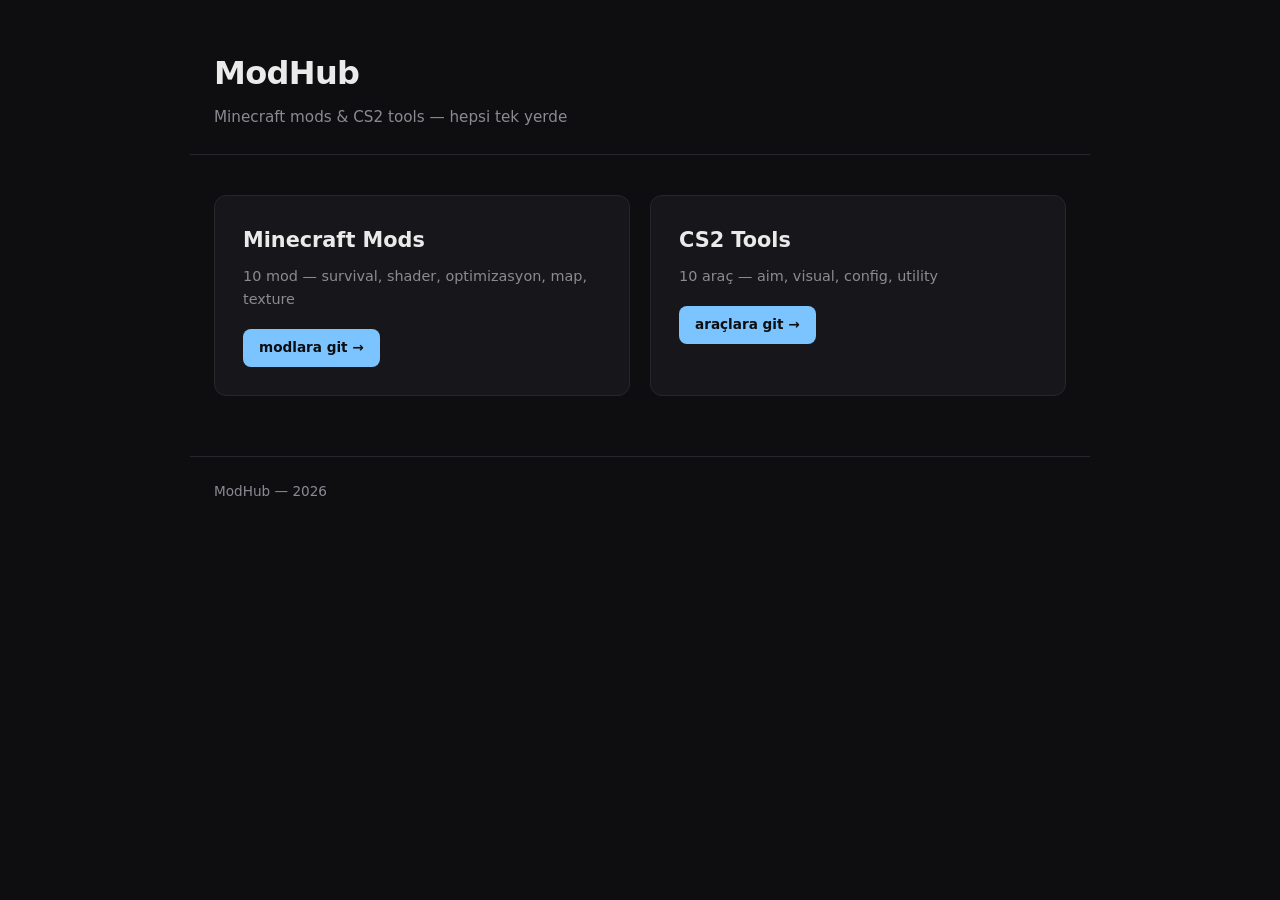
<file: index.html>
<!DOCTYPE html>
<html lang="tr">
<head>
  <meta charset="UTF-8">
  <meta name="viewport" content="width=device-width, initial-scale=1.0">
  <title>ModHub — Minecraft Mods & CS2 Tools</title>
  <link rel="stylesheet" href="style.css">
</head>
<body>
  <header>
    <h1>ModHub</h1>
    <p class="sub">Minecraft mods & CS2 tools — hepsi tek yerde</p>
  </header>

  <main class="grid">
    <a class="card" href="minecraft.html">
      <h2>Minecraft Mods</h2>
      <p>10 mod — survival, shader, optimizasyon, map, texture</p>
      <span class="btn">modlara git →</span>
    </a>

    <a class="card" href="cs2.html">
      <h2>CS2 Tools</h2>
      <p>10 araç — aim, visual, config, utility</p>
      <span class="btn">araçlara git →</span>
    </a>
  </main>

  <footer>
    <p>ModHub — 2026</p>
  </footer>
</body>
</html>
</file>
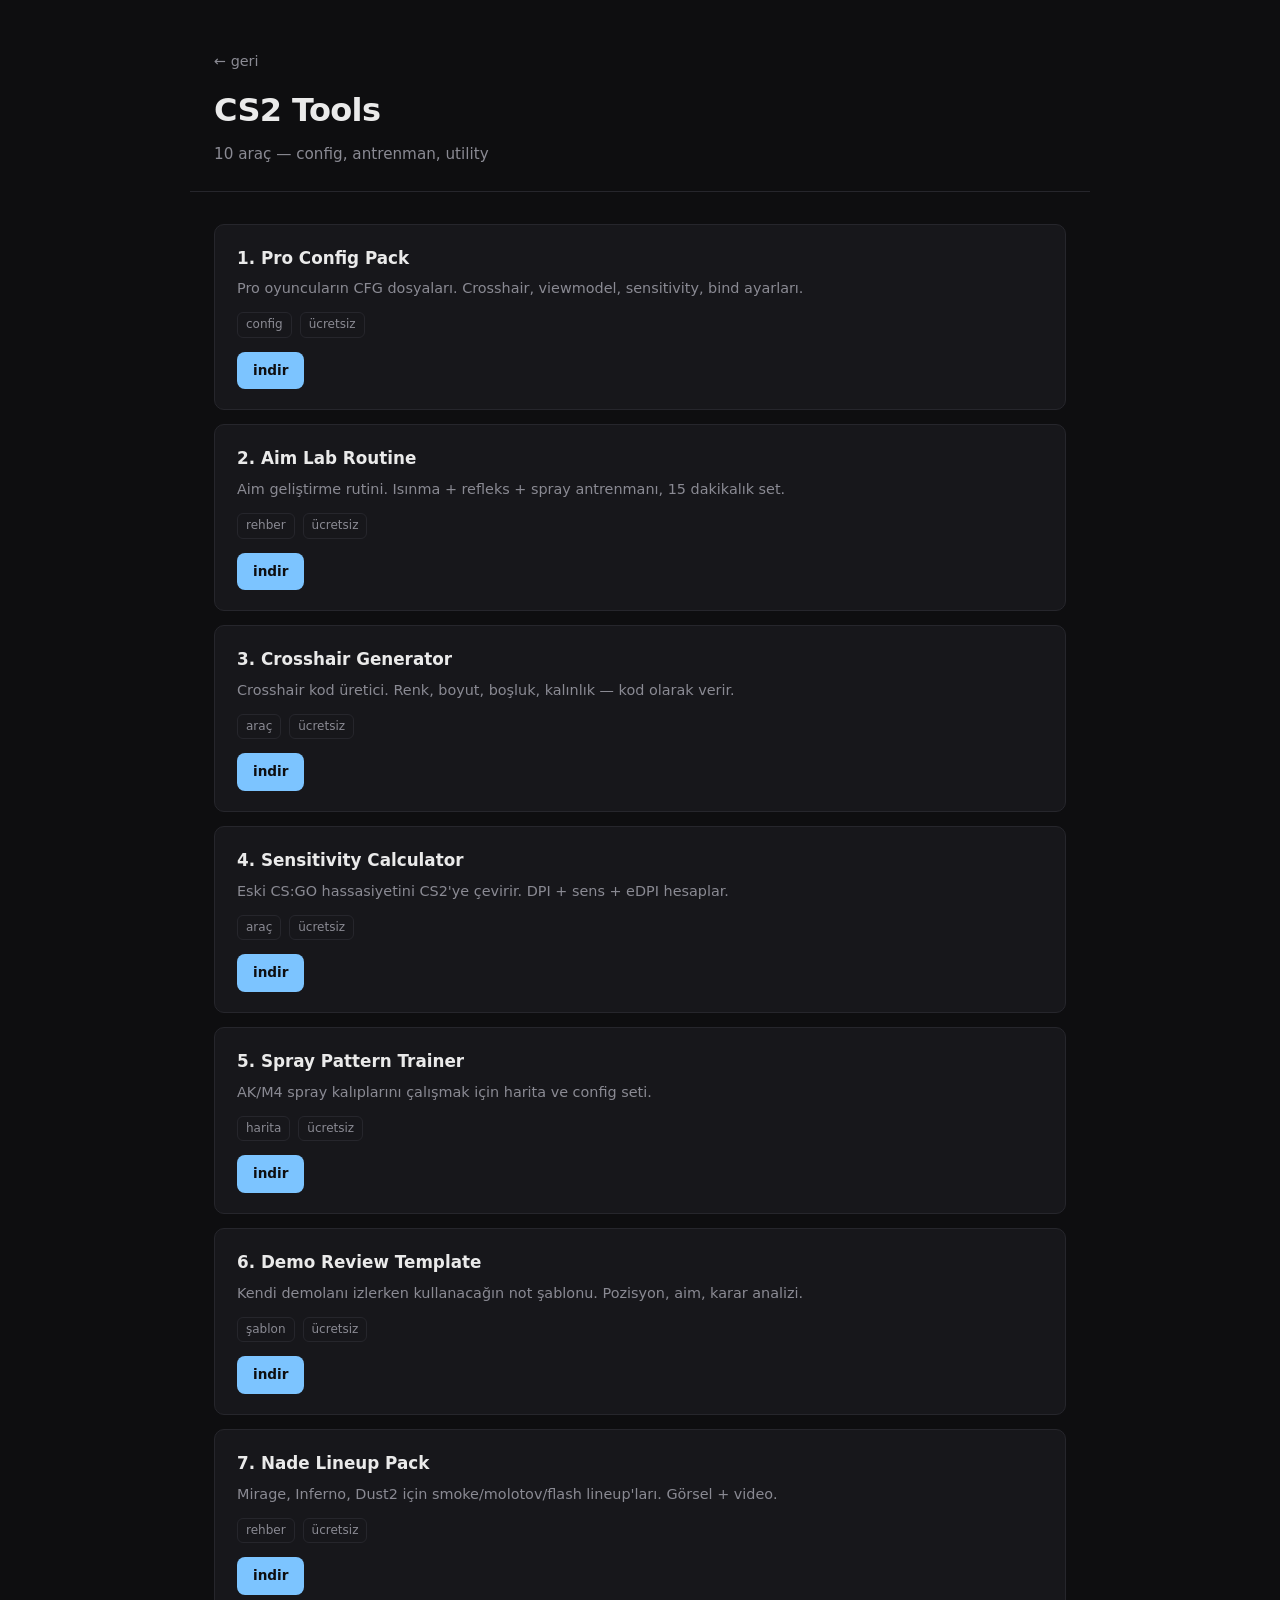
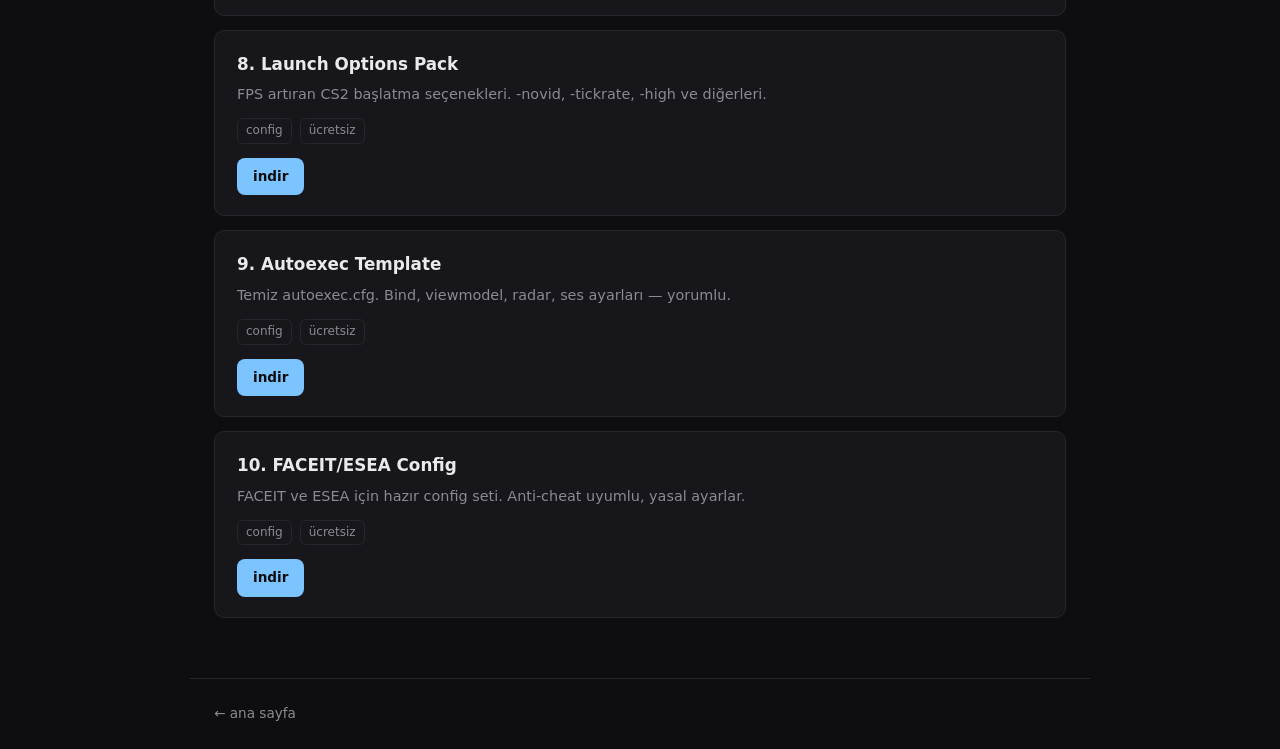
<file: cs2.html>
<!DOCTYPE html>
<html lang="tr">
<head>
  <meta charset="UTF-8">
  <meta name="viewport" content="width=device-width, initial-scale=1.0">
  <title>CS2 Tools — ModHub</title>
  <link rel="stylesheet" href="style.css">
</head>
<body>
  <header>
    <a href="index.html" class="back">← geri</a>
    <h1>CS2 Tools</h1>
    <p class="sub">10 araç — config, antrenman, utility</p>
  </header>

  <main class="list">

    <article class="item">
      <h3>1. Pro Config Pack</h3>
      <p>Pro oyuncuların CFG dosyaları. Crosshair, viewmodel, sensitivity, bind ayarları.</p>
      <div class="meta"><span>config</span><span>ücretsiz</span></div>
      <a class="btn" href="#" download>indir</a>
    </article>

    <article class="item">
      <h3>2. Aim Lab Routine</h3>
      <p>Aim geliştirme rutini. Isınma + refleks + spray antrenmanı, 15 dakikalık set.</p>
      <div class="meta"><span>rehber</span><span>ücretsiz</span></div>
      <a class="btn" href="#" download>indir</a>
    </article>

    <article class="item">
      <h3>3. Crosshair Generator</h3>
      <p>Crosshair kod üretici. Renk, boyut, boşluk, kalınlık — kod olarak verir.</p>
      <div class="meta"><span>araç</span><span>ücretsiz</span></div>
      <a class="btn" href="#" download>indir</a>
    </article>

    <article class="item">
      <h3>4. Sensitivity Calculator</h3>
      <p>Eski CS:GO hassasiyetini CS2'ye çevirir. DPI + sens + eDPI hesaplar.</p>
      <div class="meta"><span>araç</span><span>ücretsiz</span></div>
      <a class="btn" href="#" download>indir</a>
    </article>

    <article class="item">
      <h3>5. Spray Pattern Trainer</h3>
      <p>AK/M4 spray kalıplarını çalışmak için harita ve config seti.</p>
      <div class="meta"><span>harita</span><span>ücretsiz</span></div>
      <a class="btn" href="#" download>indir</a>
    </article>

    <article class="item">
      <h3>6. Demo Review Template</h3>
      <p>Kendi demolanı izlerken kullanacağın not şablonu. Pozisyon, aim, karar analizi.</p>
      <div class="meta"><span>şablon</span><span>ücretsiz</span></div>
      <a class="btn" href="#" download>indir</a>
    </article>

    <article class="item">
      <h3>7. Nade Lineup Pack</h3>
      <p>Mirage, Inferno, Dust2 için smoke/molotov/flash lineup'ları. Görsel + video.</p>
      <div class="meta"><span>rehber</span><span>ücretsiz</span></div>
      <a class="btn" href="#" download>indir</a>
    </article>

    <article class="item">
      <h3>8. Launch Options Pack</h3>
      <p>FPS artıran CS2 başlatma seçenekleri. -novid, -tickrate, -high ve diğerleri.</p>
      <div class="meta"><span>config</span><span>ücretsiz</span></div>
      <a class="btn" href="#" download>indir</a>
    </article>

    <article class="item">
      <h3>9. Autoexec Template</h3>
      <p>Temiz autoexec.cfg. Bind, viewmodel, radar, ses ayarları — yorumlu.</p>
      <div class="meta"><span>config</span><span>ücretsiz</span></div>
      <a class="btn" href="#" download>indir</a>
    </article>

    <article class="item">
      <h3>10. FACEIT/ESEA Config</h3>
      <p>FACEIT ve ESEA için hazır config seti. Anti-cheat uyumlu, yasal ayarlar.</p>
      <div class="meta"><span>config</span><span>ücretsiz</span></div>
      <a class="btn" href="#" download>indir</a>
    </article>

  </main>

  <footer>
    <a href="index.html">← ana sayfa</a>
  </footer>
</body>
</html>
</file>
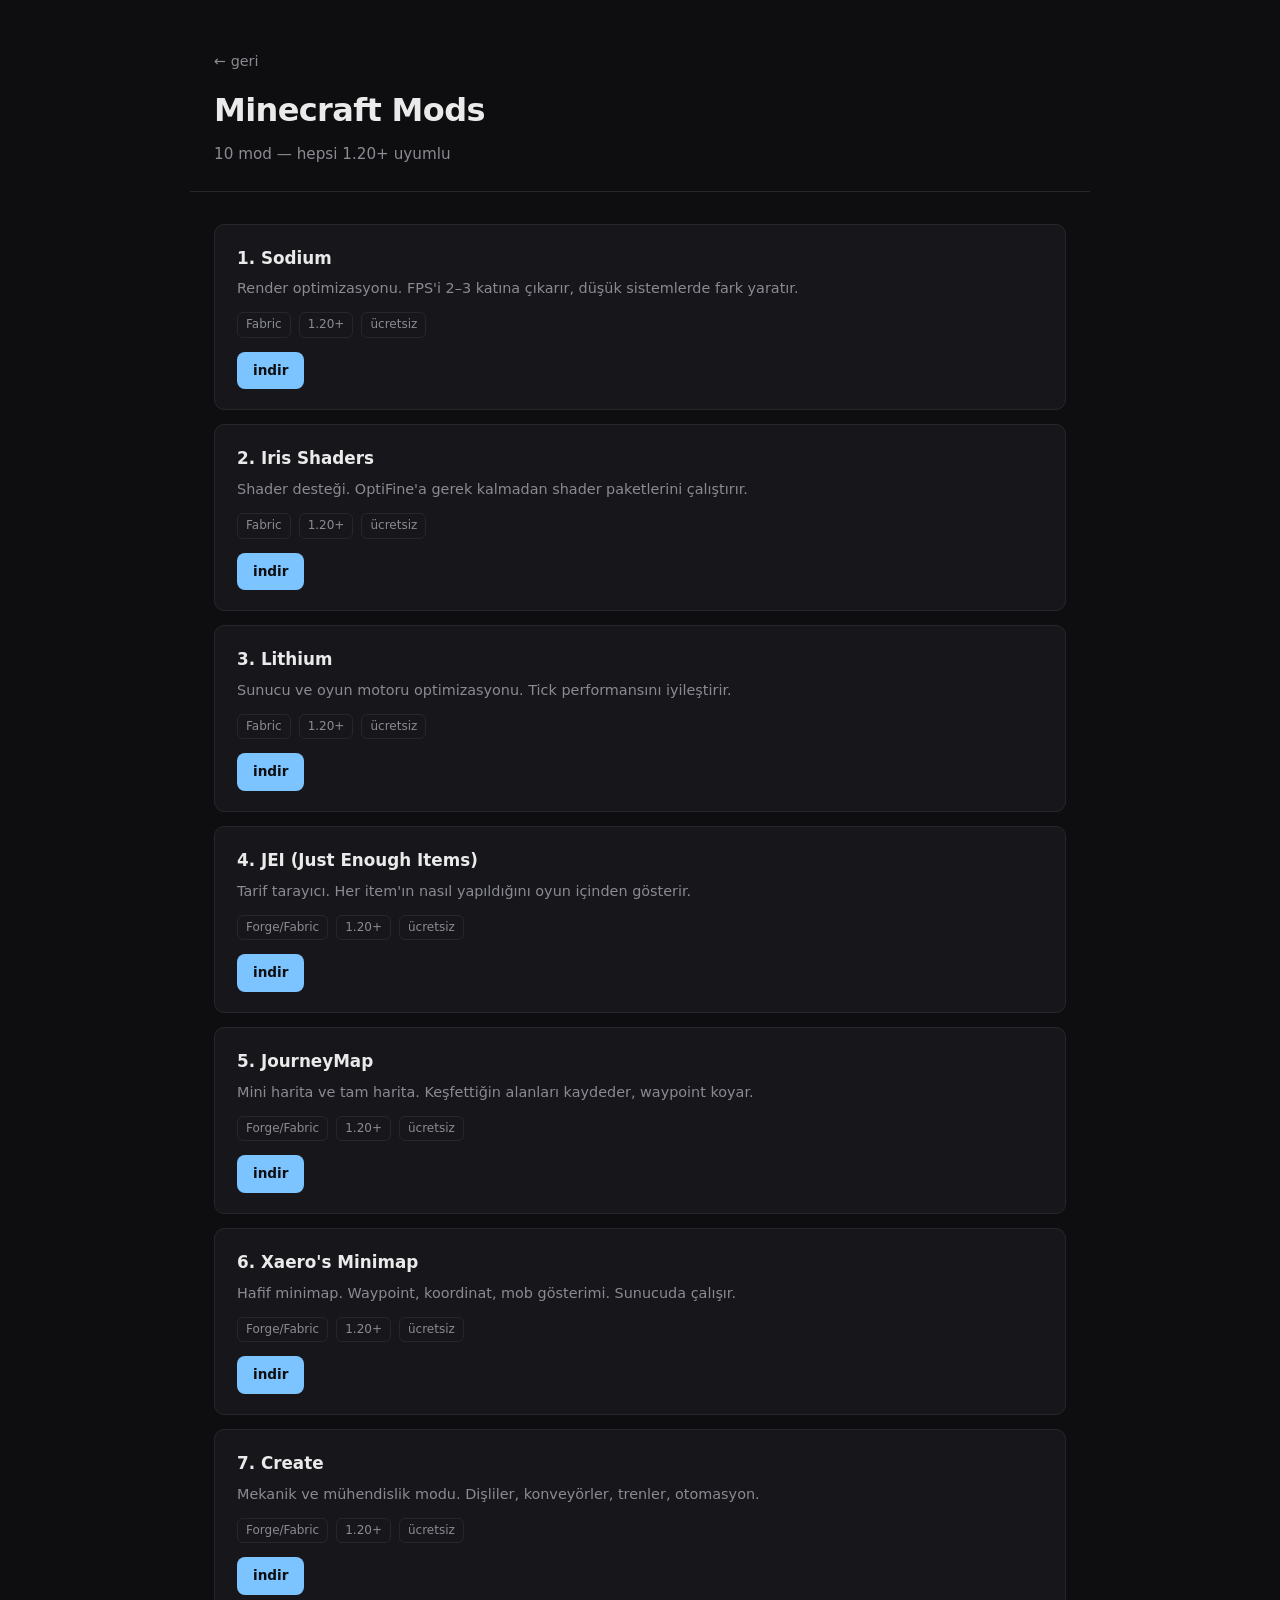
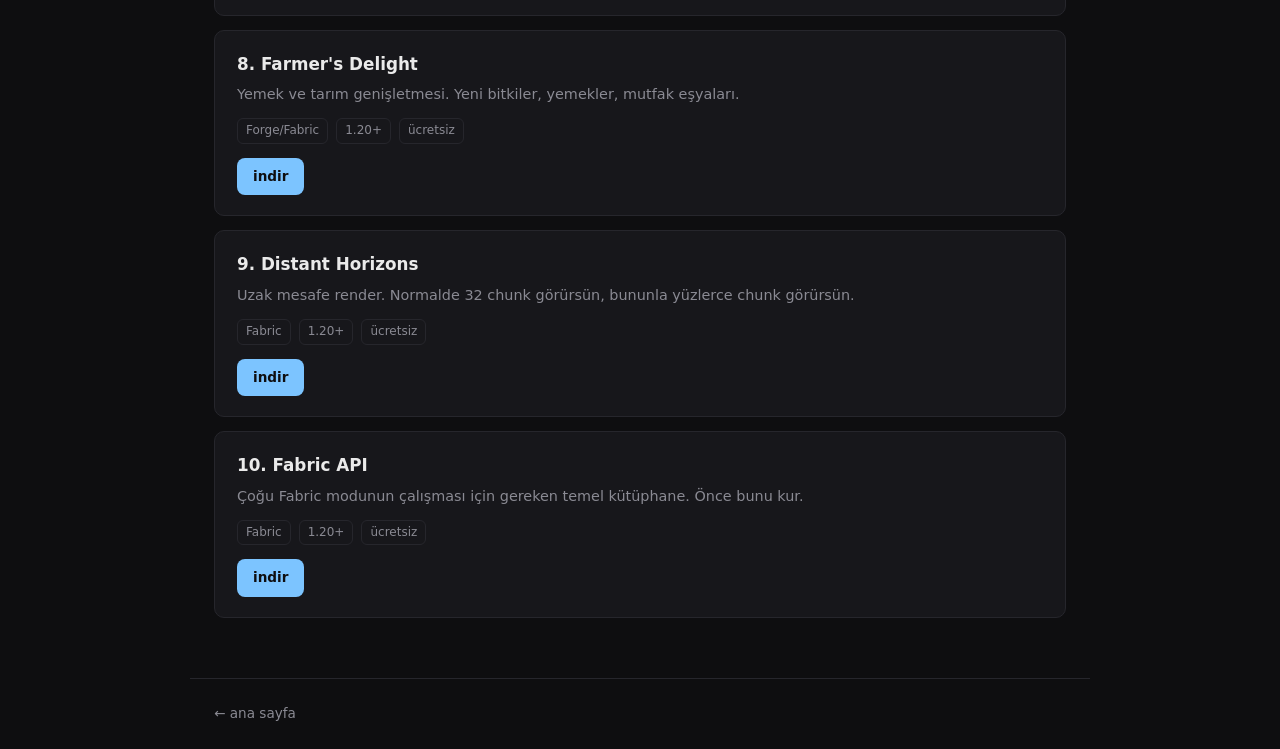
<file: minecraft.html>
<!DOCTYPE html>
<html lang="tr">
<head>
  <meta charset="UTF-8">
  <meta name="viewport" content="width=device-width, initial-scale=1.0">
  <title>Minecraft Mods — ModHub</title>
  <link rel="stylesheet" href="style.css">
</head>
<body>
  <header>
    <a href="index.html" class="back">← geri</a>
    <h1>Minecraft Mods</h1>
    <p class="sub">10 mod — hepsi 1.20+ uyumlu</p>
  </header>

  <main class="list">

    <article class="item">
      <h3>1. Sodium</h3>
      <p>Render optimizasyonu. FPS'i 2–3 katına çıkarır, düşük sistemlerde fark yaratır.</p>
      <div class="meta"><span>Fabric</span><span>1.20+</span><span>ücretsiz</span></div>
      <a class="btn" href="https://modrinth.com/mod/sodium" target="_blank" rel="noopener">indir</a>
    </article>

    <article class="item">
      <h3>2. Iris Shaders</h3>
      <p>Shader desteği. OptiFine'a gerek kalmadan shader paketlerini çalıştırır.</p>
      <div class="meta"><span>Fabric</span><span>1.20+</span><span>ücretsiz</span></div>
      <a class="btn" href="https://modrinth.com/mod/iris" target="_blank" rel="noopener">indir</a>
    </article>

    <article class="item">
      <h3>3. Lithium</h3>
      <p>Sunucu ve oyun motoru optimizasyonu. Tick performansını iyileştirir.</p>
      <div class="meta"><span>Fabric</span><span>1.20+</span><span>ücretsiz</span></div>
      <a class="btn" href="https://modrinth.com/mod/lithium" target="_blank" rel="noopener">indir</a>
    </article>

    <article class="item">
      <h3>4. JEI (Just Enough Items)</h3>
      <p>Tarif tarayıcı. Her item'ın nasıl yapıldığını oyun içinden gösterir.</p>
      <div class="meta"><span>Forge/Fabric</span><span>1.20+</span><span>ücretsiz</span></div>
      <a class="btn" href="https://modrinth.com/mod/jei" target="_blank" rel="noopener">indir</a>
    </article>

    <article class="item">
      <h3>5. JourneyMap</h3>
      <p>Mini harita ve tam harita. Keşfettiğin alanları kaydeder, waypoint koyar.</p>
      <div class="meta"><span>Forge/Fabric</span><span>1.20+</span><span>ücretsiz</span></div>
      <a class="btn" href="https://modrinth.com/mod/journeymap" target="_blank" rel="noopener">indir</a>
    </article>

    <article class="item">
      <h3>6. Xaero's Minimap</h3>
      <p>Hafif minimap. Waypoint, koordinat, mob gösterimi. Sunucuda çalışır.</p>
      <div class="meta"><span>Forge/Fabric</span><span>1.20+</span><span>ücretsiz</span></div>
      <a class="btn" href="https://modrinth.com/mod/xaeros-minimap" target="_blank" rel="noopener">indir</a>
    </article>

    <article class="item">
      <h3>7. Create</h3>
      <p>Mekanik ve mühendislik modu. Dişliler, konveyörler, trenler, otomasyon.</p>
      <div class="meta"><span>Forge/Fabric</span><span>1.20+</span><span>ücretsiz</span></div>
      <a class="btn" href="https://modrinth.com/mod/create" target="_blank" rel="noopener">indir</a>
    </article>

    <article class="item">
      <h3>8. Farmer's Delight</h3>
      <p>Yemek ve tarım genişletmesi. Yeni bitkiler, yemekler, mutfak eşyaları.</p>
      <div class="meta"><span>Forge/Fabric</span><span>1.20+</span><span>ücretsiz</span></div>
      <a class="btn" href="https://modrinth.com/mod/farmers-delight" target="_blank" rel="noopener">indir</a>
    </article>

    <article class="item">
      <h3>9. Distant Horizons</h3>
      <p>Uzak mesafe render. Normalde 32 chunk görürsün, bununla yüzlerce chunk görürsün.</p>
      <div class="meta"><span>Fabric</span><span>1.20+</span><span>ücretsiz</span></div>
      <a class="btn" href="https://modrinth.com/mod/distanthorizons" target="_blank" rel="noopener">indir</a>
    </article>

    <article class="item">
      <h3>10. Fabric API</h3>
      <p>Çoğu Fabric modunun çalışması için gereken temel kütüphane. Önce bunu kur.</p>
      <div class="meta"><span>Fabric</span><span>1.20+</span><span>ücretsiz</span></div>
      <a class="btn" href="https://modrinth.com/mod/fabric-api" target="_blank" rel="noopener">indir</a>
    </article>

  </main>

  <footer>
    <a href="index.html">← ana sayfa</a>
  </footer>
</body>
</html>
</file>
<file: style.css>
:root {
  --bg: #0e0e10;
  --panel: #17171b;
  --border: #26262c;
  --text: #eaeaea;
  --muted: #8a8a93;
  --accent: #7cc4ff;
}

* { box-sizing: border-box; margin: 0; padding: 0; }

body {
  background: var(--bg);
  color: var(--text);
  font-family: system-ui, -apple-system, "Segoe UI", sans-serif;
  line-height: 1.6;
  min-height: 100vh;
}

header {
  max-width: 900px;
  margin: 0 auto;
  padding: 48px 24px 24px;
  border-bottom: 1px solid var(--border);
}

header h1 {
  font-size: 2rem;
  font-weight: 600;
  letter-spacing: -0.02em;
}

header .sub {
  color: var(--muted);
  margin-top: 6px;
  font-size: 0.95rem;
}

.back {
  color: var(--muted);
  text-decoration: none;
  font-size: 0.9rem;
  display: inline-block;
  margin-bottom: 12px;
}
.back:hover { color: var(--accent); }

main.grid {
  max-width: 900px;
  margin: 40px auto;
  padding: 0 24px;
  display: grid;
  grid-template-columns: 1fr 1fr;
  gap: 20px;
}

@media (max-width: 640px) {
  main.grid { grid-template-columns: 1fr; }
}

.card {
  display: block;
  background: var(--panel);
  border: 1px solid var(--border);
  border-radius: 12px;
  padding: 28px;
  text-decoration: none;
  color: inherit;
  transition: border-color .15s, transform .15s;
}

.card:hover {
  border-color: var(--accent);
  transform: translateY(-2px);
}

.card h2 {
  font-size: 1.3rem;
  margin-bottom: 8px;
}

.card p {
  color: var(--muted);
  font-size: 0.9rem;
  margin-bottom: 18px;
}

main.list {
  max-width: 900px;
  margin: 32px auto;
  padding: 0 24px;
  display: flex;
  flex-direction: column;
  gap: 14px;
}

.item {
  background: var(--panel);
  border: 1px solid var(--border);
  border-radius: 10px;
  padding: 20px 22px;
}

.item h3 {
  font-size: 1.05rem;
  margin-bottom: 6px;
}

.item p {
  color: var(--muted);
  font-size: 0.9rem;
  margin-bottom: 12px;
}

.meta {
  display: flex;
  gap: 8px;
  margin-bottom: 14px;
  flex-wrap: wrap;
}

.meta span {
  font-size: 0.75rem;
  color: var(--muted);
  border: 1px solid var(--border);
  border-radius: 6px;
  padding: 2px 8px;
}

.btn {
  display: inline-block;
  background: var(--accent);
  color: #0e0e10;
  font-weight: 600;
  font-size: 0.85rem;
  padding: 8px 16px;
  border-radius: 8px;
  text-decoration: none;
  transition: opacity .15s;
}

.btn:hover { opacity: 0.85; }

footer {
  max-width: 900px;
  margin: 60px auto 0;
  padding: 24px;
  border-top: 1px solid var(--border);
  color: var(--muted);
  font-size: 0.85rem;
}

footer a { color: var(--muted); text-decoration: none; }
footer a:hover { color: var(--accent); }
</file>
